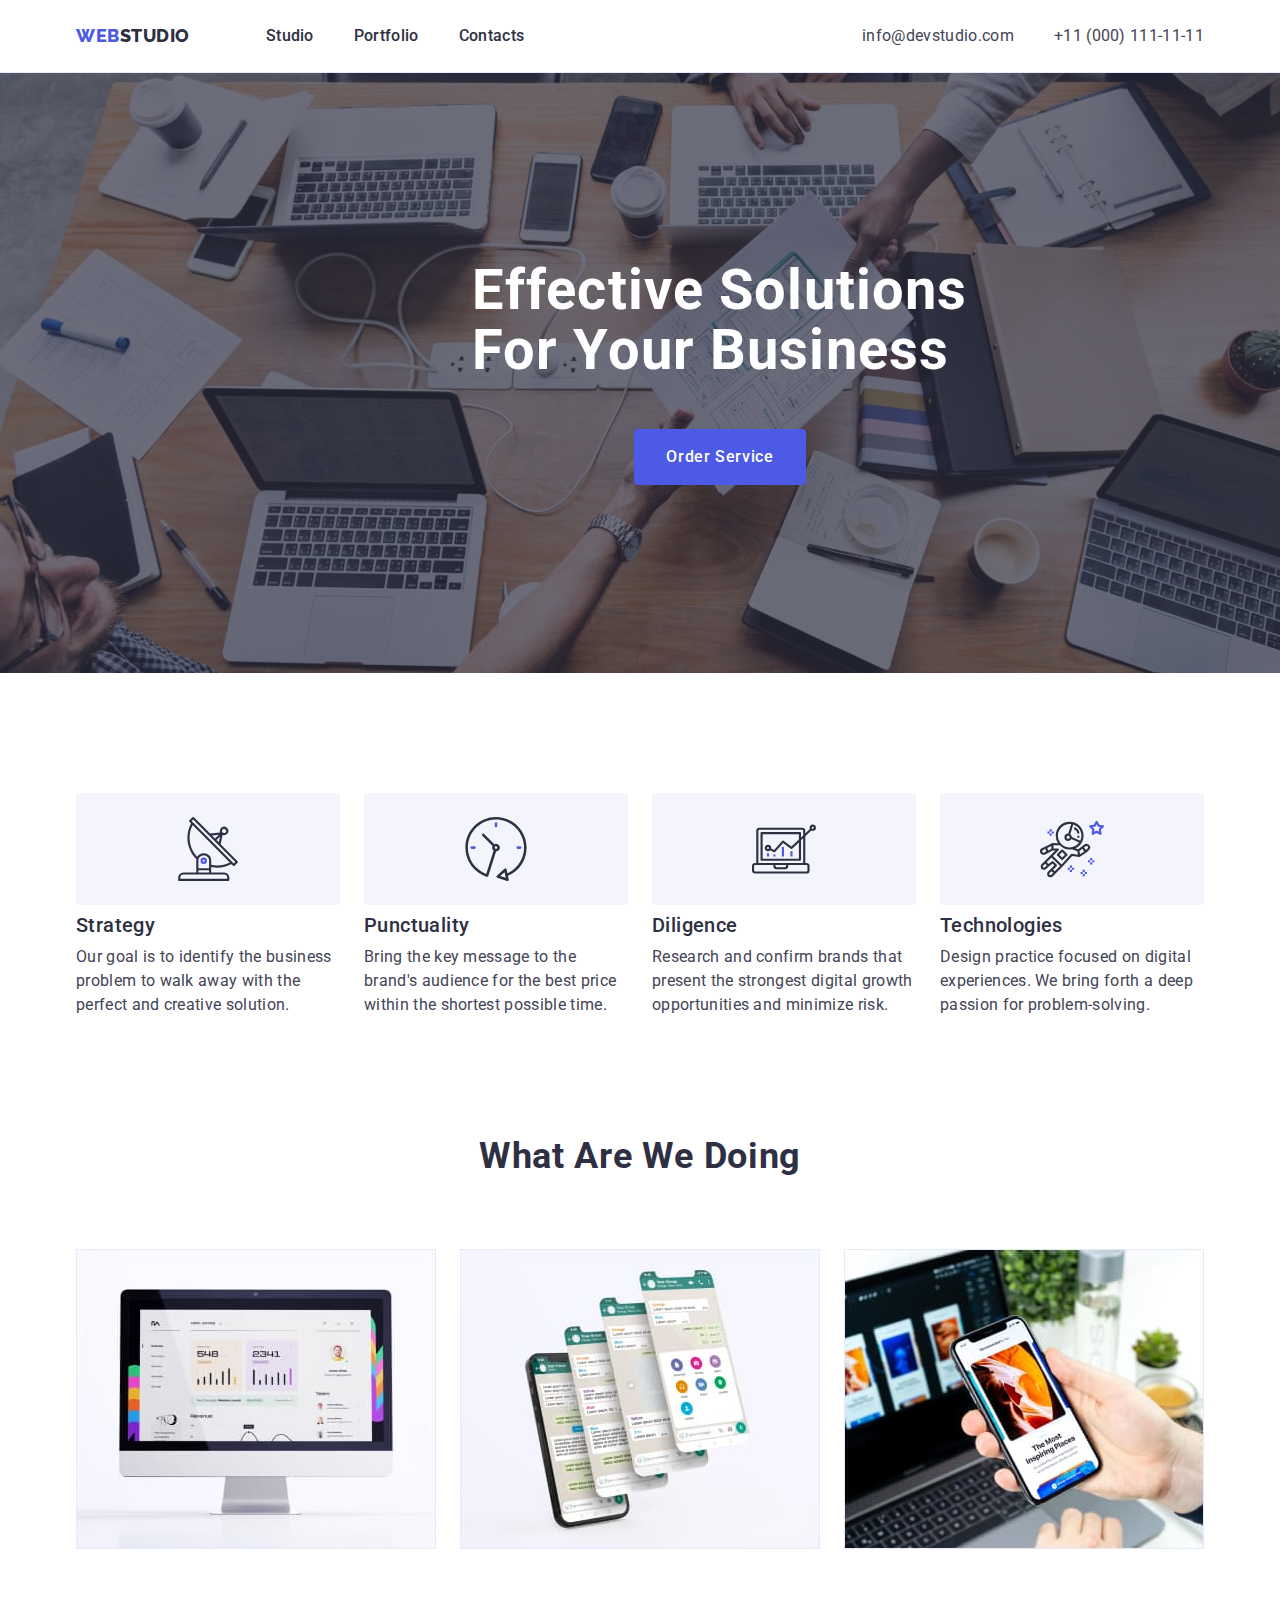
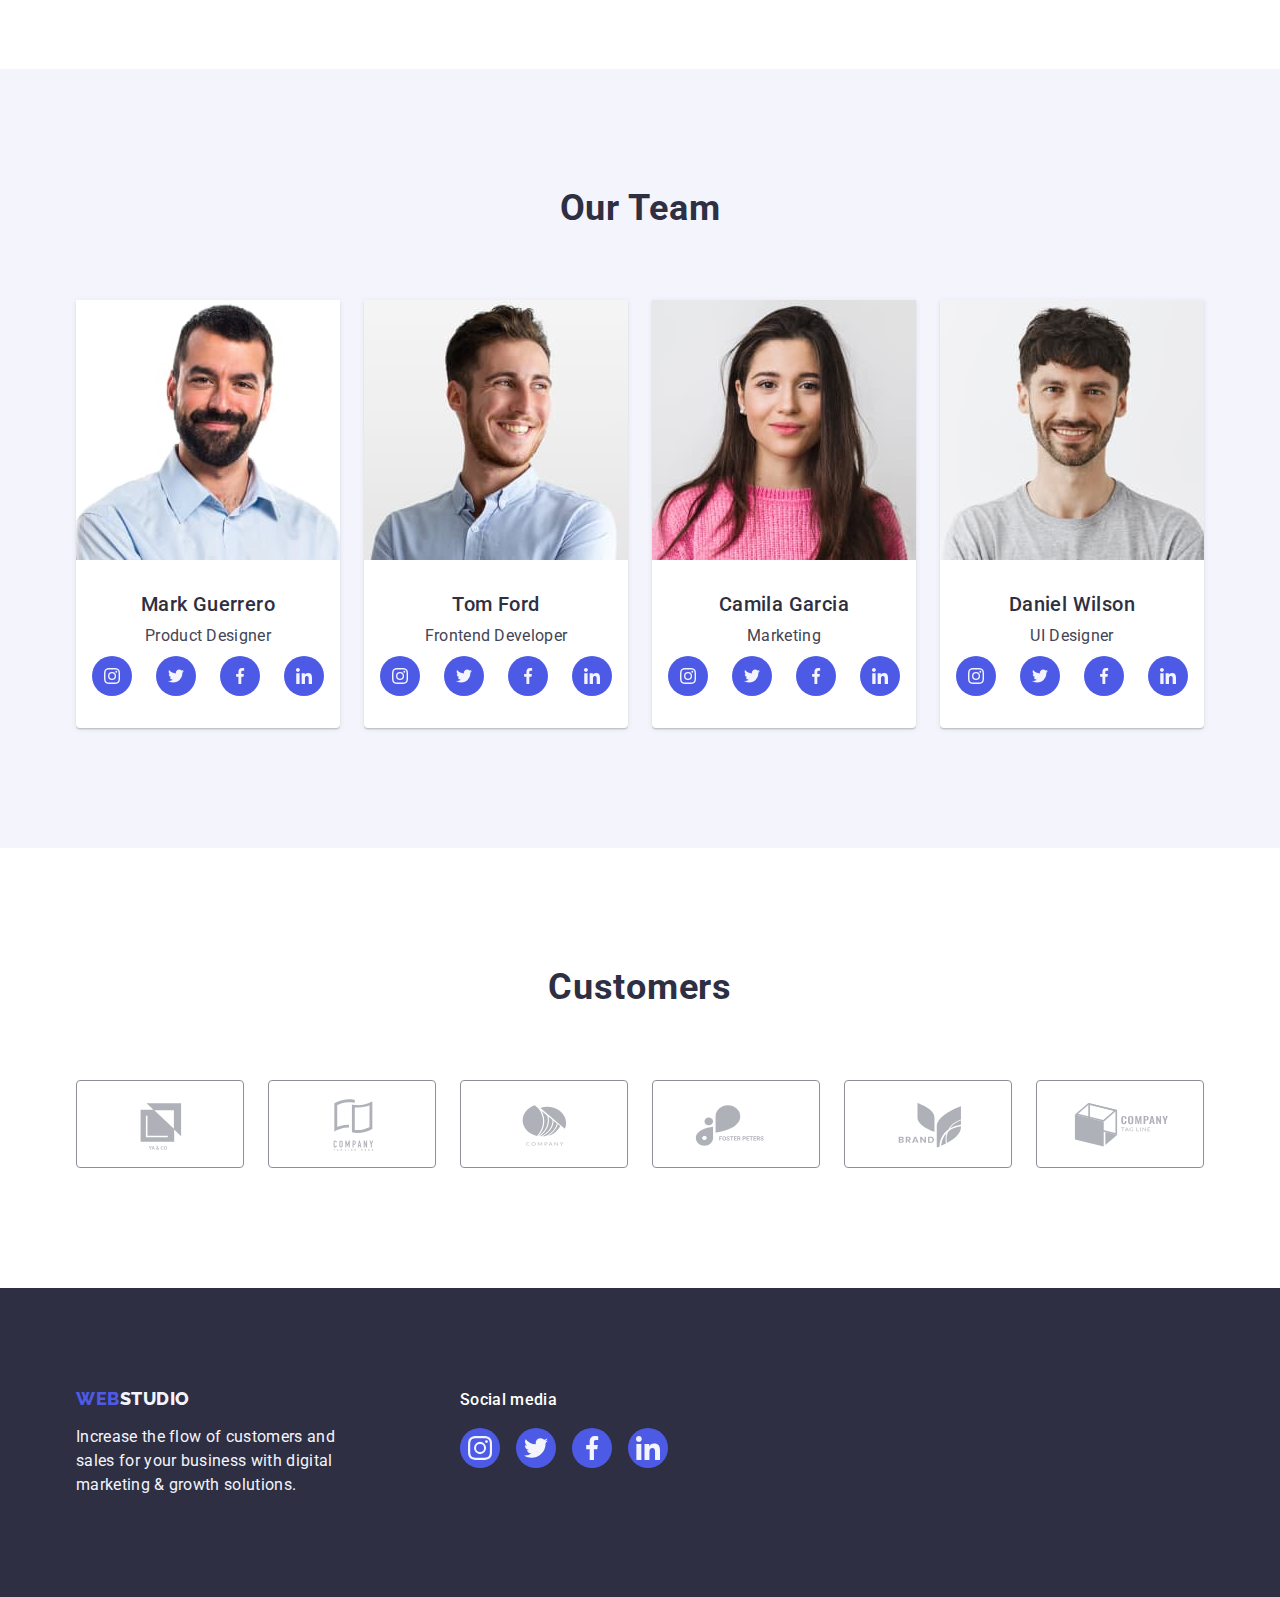
<file: index.html>
<!DOCTYPE html>
<html lang="en">
  <head>
    <meta charset="UTF-8" />
    <meta http-equiv="X-UA-Compatible" content="IE=edge" />
    <meta name="viewport" content="width=device-width, initial-scale=1.0" />
    <title>Document</title>
    <link rel="preconnect" href="https://fonts.googleapis.com" />
    <link rel="preconnect" href="https://fonts.gstatic.com" crossorigin />
    <link
      href="https://fonts.googleapis.com/css2?family=Raleway:wght@800&family=Roboto:wght@400;500;700&display=swap"
      rel="stylesheet"
    />
    <link
      href="https://cdn.jsdelivr.net/npm/modern-normalize@1.1.0/modern-normalize.min.css"
      rel="stylesheet"
    />
    <link rel="stylesheet" href="./css/styles.css" />
  </head>

  <body class="page">
    <!-- Header  -->
    <header class="header">
      <div class="container main-info">
        <nav class="site-nav main-info">
          <a href="./index.html" class="logo link"
            >Web<span class="logo-studio">Studio</span></a
          >
          <ul class="nav-list list">
            <li class="item"><a href="./index.html" class="link">Studio</a></li>
            <li class="item">
              <a href="./portfolio.html" class="link">Portfolio</a>
            </li>
            <li class="item"><a href="" class="link">Contacts</a></li>
          </ul>
        </nav>

        <address class="address">
          <ul class="contacts list">
            <li class="item">
              <a href="mailto:info@devstudio.com" class="address-item link"
                >info@devstudio.com</a
              >
            </li>
            <li class="item">
              <a href="tel:+110001111111" class="address-item link"
                >+11 (000) 111-11-11</a
              >
            </li>
          </ul>
        </address>
      </div>
    </header>

    <main>
      <!-- First Section/Hero -->
      <section class="hero overlay">
        <div class="container">
          <h1 class="hero-title">Effective Solutions for Your Business</h1>
          <button type="button" class="button">Order Service</button>
        </div>
      </section>

      <!-- Second Section/Features Section-->
      <section class="features">
        <div class="features-container container">
          <h2 class="features-title" hidden>Features</h2>
          <ul class="features-list list">
            <li class="item">
              <div class="overlay-icon">
                <svg class="features-icon" width="64" height="64">
                  <use href="./images/icon.svg#antenna"></use>
                </svg>
              </div>
              <h3 class="features-subtitle">Strategy</h3>
              <p class="features-text">
                Our goal is to identify the business problem to walk away with
                the perfect and creative solution.
              </p>
            </li>

            <li class="item">
              <div class="overlay-icon">
                <svg class="features-icon" width="64" height="64">
                  <use href="./images/icon.svg#clock"></use>
                </svg>
              </div>
              <h3 class="features-subtitle">Punctuality</h3>
              <p class="features-text">
                Bring the key message to the brand's audience for the best price
                within the shortest possible time.
              </p>
            </li>

            <li class="item">
              <div class="overlay-icon">
                <svg class="features-icon" width="64" height="64">
                  <use href="./images/icon.svg#diagram"></use>
                </svg>
              </div>
              <h3 class="features-subtitle">Diligence</h3>
              <p class="features-text">
                Research and confirm brands that present the strongest digital
                growth opportunities and minimize risk.
              </p>
            </li>

            <li class="item">
              <div class="overlay-icon">
                <svg class="features-icon" width="64" height="64">
                  <use href="./images/icon.svg#astronaut"></use>
                </svg>
              </div>
              <h3 class="features-subtitle">Technologies</h3>
              <p class="features-text">
                Design practice focused on digital experiences. We bring forth a
                deep passion for problem-solving.
              </p>
            </li>
          </ul>
        </div>
      </section>

      <!-- Third Section/ What are we doing Section -->
      <section class="pictures">
        <div class="container">
          <h2 class="section-title">What are we doing</h2>
          <ul class="img-list list">
            <li class="item">
              <img
                src="./images/Rectangle1.jpg"
                width="360"
                height="300"
                alt="Computer monitor"
              />
            </li>
            <li class="item">
              <img
                src="./images/Rectangle2.jpg"
                width="360"
                height="300"
                alt="Mobile displays"
              />
            </li>
            <li class="item">
              <img
                src="./images/Rectangle3.jpg"
                width="360"
                height="300"
                alt="A phone in the hand"
              />
            </li>
          </ul>
        </div>
      </section>

      <!-- 4th Section/ Members Section -->
      <section class="members">
        <div class="container">
          <h2 class="section-title">Our Team</h2>
          <ul class="team list">
            <li class="item team-member">
              <img
                src="./images/img.jpg"
                width="264"
                height="260"
                alt="Employee 1"
              />
              <div class="info">
                <h3 class="name">Mark Guerrero</h3>
                <p class="position">Product Designer</p>
                <ul class="socials list">
                  <li class="socials-item">
                    <a href="" class="socials-link">
                      <svg class="socials-icon" width="16" height="16">
                        <use href="./images/icon.svg#instagram"></use>
                      </svg>
                    </a>
                  </li>
                  <li class="socials-item">
                    <a href="" class="socials-link">
                      <svg class="socials-icon" width="16" height="16">
                        <use href="./images/icon.svg#twitter"></use>
                      </svg>
                    </a>
                  </li>
                  <li class="socials-item">
                    <a href="" class="socials-link">
                      <svg class="socials-icon" width="16" height="16">
                        <use href="./images/icon.svg#facebook"></use>
                      </svg>
                    </a>
                  </li>
                  <li class="socials-item">
                    <a href="" class="socials-link">
                      <svg class="socials-icon" width="16" height="16">
                        <use href="./images/icon.svg#linkedin"></use>
                      </svg>
                    </a>
                  </li>
                </ul>
              </div>
            </li>
            <li class="item team-member">
              <img
                src="./images/img1.jpg"
                width="264"
                height="260"
                alt="Employee 2"
              />
              <div class="info">
                <h3 class="name">Tom Ford</h3>
                <p class="position">Frontend Developer</p>
                <ul class="socials list">
                  <li class="socials-item">
                    <a href="" class="socials-link">
                      <svg class="socials-icon" width="16" height="16">
                        <use href="./images/icon.svg#instagram"></use>
                      </svg>
                    </a>
                  </li>
                  <li class="socials-item">
                    <a href="" class="socials-link">
                      <svg class="socials-icon" width="16" height="16">
                        <use href="./images/icon.svg#twitter"></use>
                      </svg>
                    </a>
                  </li>
                  <li class="socials-item">
                    <a href="" class="socials-link">
                      <svg class="socials-icon" width="16" height="16">
                        <use href="./images/icon.svg#facebook"></use>
                      </svg>
                    </a>
                  </li>
                  <li class="socials-item">
                    <a href="" class="socials-link">
                      <svg class="socials-icon" width="16" height="16">
                        <use href="./images/icon.svg#linkedin"></use>
                      </svg>
                    </a>
                  </li>
                </ul>
              </div>
            </li>
            <li class="item team-member">
              <img
                src="./images/img2.jpg"
                width="264"
                height="260"
                alt="Employee 3"
              />
              <div class="info">
                <h3 class="name">Camila Garcia</h3>
                <p class="position">Marketing</p>
                <ul class="socials list">
                  <li class="socials-item">
                    <a href="" class="socials-link">
                      <svg class="socials-icon" width="16" height="16">
                        <use href="./images/icon.svg#instagram"></use>
                      </svg>
                    </a>
                  </li>
                  <li class="socials-item">
                    <a href="" class="socials-link">
                      <svg class="socials-icon" width="16" height="16">
                        <use href="./images/icon.svg#twitter"></use>
                      </svg>
                    </a>
                  </li>
                  <li class="socials-item">
                    <a href="" class="socials-link">
                      <svg class="socials-icon" width="16" height="16">
                        <use href="./images/icon.svg#facebook"></use>
                      </svg>
                    </a>
                  </li>
                  <li class="socials-item">
                    <a href="" class="socials-link">
                      <svg class="socials-icon" width="16" height="16">
                        <use href="./images/icon.svg#linkedin"></use>
                      </svg>
                    </a>
                  </li>
                </ul>
              </div>
            </li>
            <li class="item team-member">
              <img
                src="./images/img3.jpg"
                width="264"
                height="260"
                alt="Employee 4"
              />
              <div class="info">
                <h3 class="name">Daniel Wilson</h3>
                <p class="position">UI Designer</p>
                <ul class="socials list">
                  <li class="socials-item">
                    <a href="" class="socials-link">
                      <svg class="socials-icon" width="16" height="16">
                        <use href="./images/icon.svg#instagram"></use>
                      </svg>
                    </a>
                  </li>
                  <li class="socials-item">
                    <a href="" class="socials-link">
                      <svg class="socials-icon" width="16" height="16">
                        <use href="./images/icon.svg#twitter"></use>
                      </svg>
                    </a>
                  </li>
                  <li class="socials-item">
                    <a href="" class="socials-link">
                      <svg class="socials-icon" width="16" height="16">
                        <use href="./images/icon.svg#facebook"></use>
                      </svg>
                    </a>
                  </li>
                  <li class="socials-item">
                    <a href="" class="socials-link">
                      <svg class="socials-icon" width="16" height="16">
                        <use href="./images/icon.svg#linkedin"></use>
                      </svg>
                    </a>
                  </li>
                </ul>
              </div>
            </li>
          </ul>
        </div>
      </section>

      <!-- 5th Section/ Clients Section-->
      <section class="clients">
        <div class="container">
          <h2 class="section-title">Customers</h2>
          <ul class="companies list">
            <li class="companies-list">
              <a href="" class="companies-link">
                <svg class="companies-item" width="104" height="56">
                  <use href="./images/icon.svg#company-1"></use>
                </svg>
              </a>
            </li>
            <li class="companies-list">
              <a href="" class="companies-link">
                <svg class="companies-item" width="104" height="56">
                  <use href="./images/icon.svg#company-2"></use>
                </svg>
              </a>
            </li>
            <li class="companies-list">
              <a href="" class="companies-link">
                <svg class="companies-item" width="104" height="56">
                  <use href="./images/icon.svg#company-3"></use>
                </svg>
              </a>
            </li>
            <li class="companies-list">
              <a href="" class="companies-link">
                <svg class="companies-item" width="104" height="56">
                  <use href="./images/icon.svg#company-4"></use>
                </svg>
              </a>
            </li>
            <li class="companies-list">
              <a href="" class="companies-link">
                <svg class="companies-item" width="104" height="56">
                  <use href="./images/icon.svg#company-5"></use>
                </svg>
              </a>
            </li>
            <li class="companies-list">
              <a href="" class="companies-link">
                <svg class="companies-item" width="104" height="56">
                  <use href="./images/icon.svg#company-6"></use>
                </svg>
              </a>
            </li>
          </ul>
        </div>
      </section>
    </main>

    <!-- Footer -->
    <footer class="footer">
      <div class="container footer-info">
        <div class="company-info">
          <a href="./index.html" class="footer-logo link"
            >Web<span class="footer-studio">Studio</span></a
          >
          <p class="footer-text">
            Increase the flow of customers and sales for your business with
            digital marketing & growth solutions.
          </p>
        </div>
        <div class="social-media">
          <p class="social-media-title">Social media</p>
          <ul class="social-media-list list">
            <li class="social-media-item">
              <a href="" class="social-media-link">
                <svg class="social-media-icon" width="24" height="24">
                  <use href="./images/icon.svg#instagram"></use>
                </svg>
              </a>
            </li>
            <li class="social-media-item">
              <a href="" class="social-media-link">
                <svg class="social-media-icon" width="24" height="24">
                  <use href="./images/icon.svg#twitter"></use>
                </svg>
              </a>
            </li>
            <li class="social-media-item">
              <a href="" class="social-media-link">
                <svg class="social-media-icon" width="24" height="24">
                  <use href="./images/icon.svg#facebook"></use>
                </svg>
              </a>
            </li>
            <li class="social-media-item">
              <a href="" class="social-media-link">
                <svg class="social-media-icon" width="24" height="24">
                  <use href="./images/icon.svg#linkedin"></use>
                </svg>
              </a>
            </li>
          </ul>
        </div>
      </div>
    </footer>
  </body>
</html>
</file>
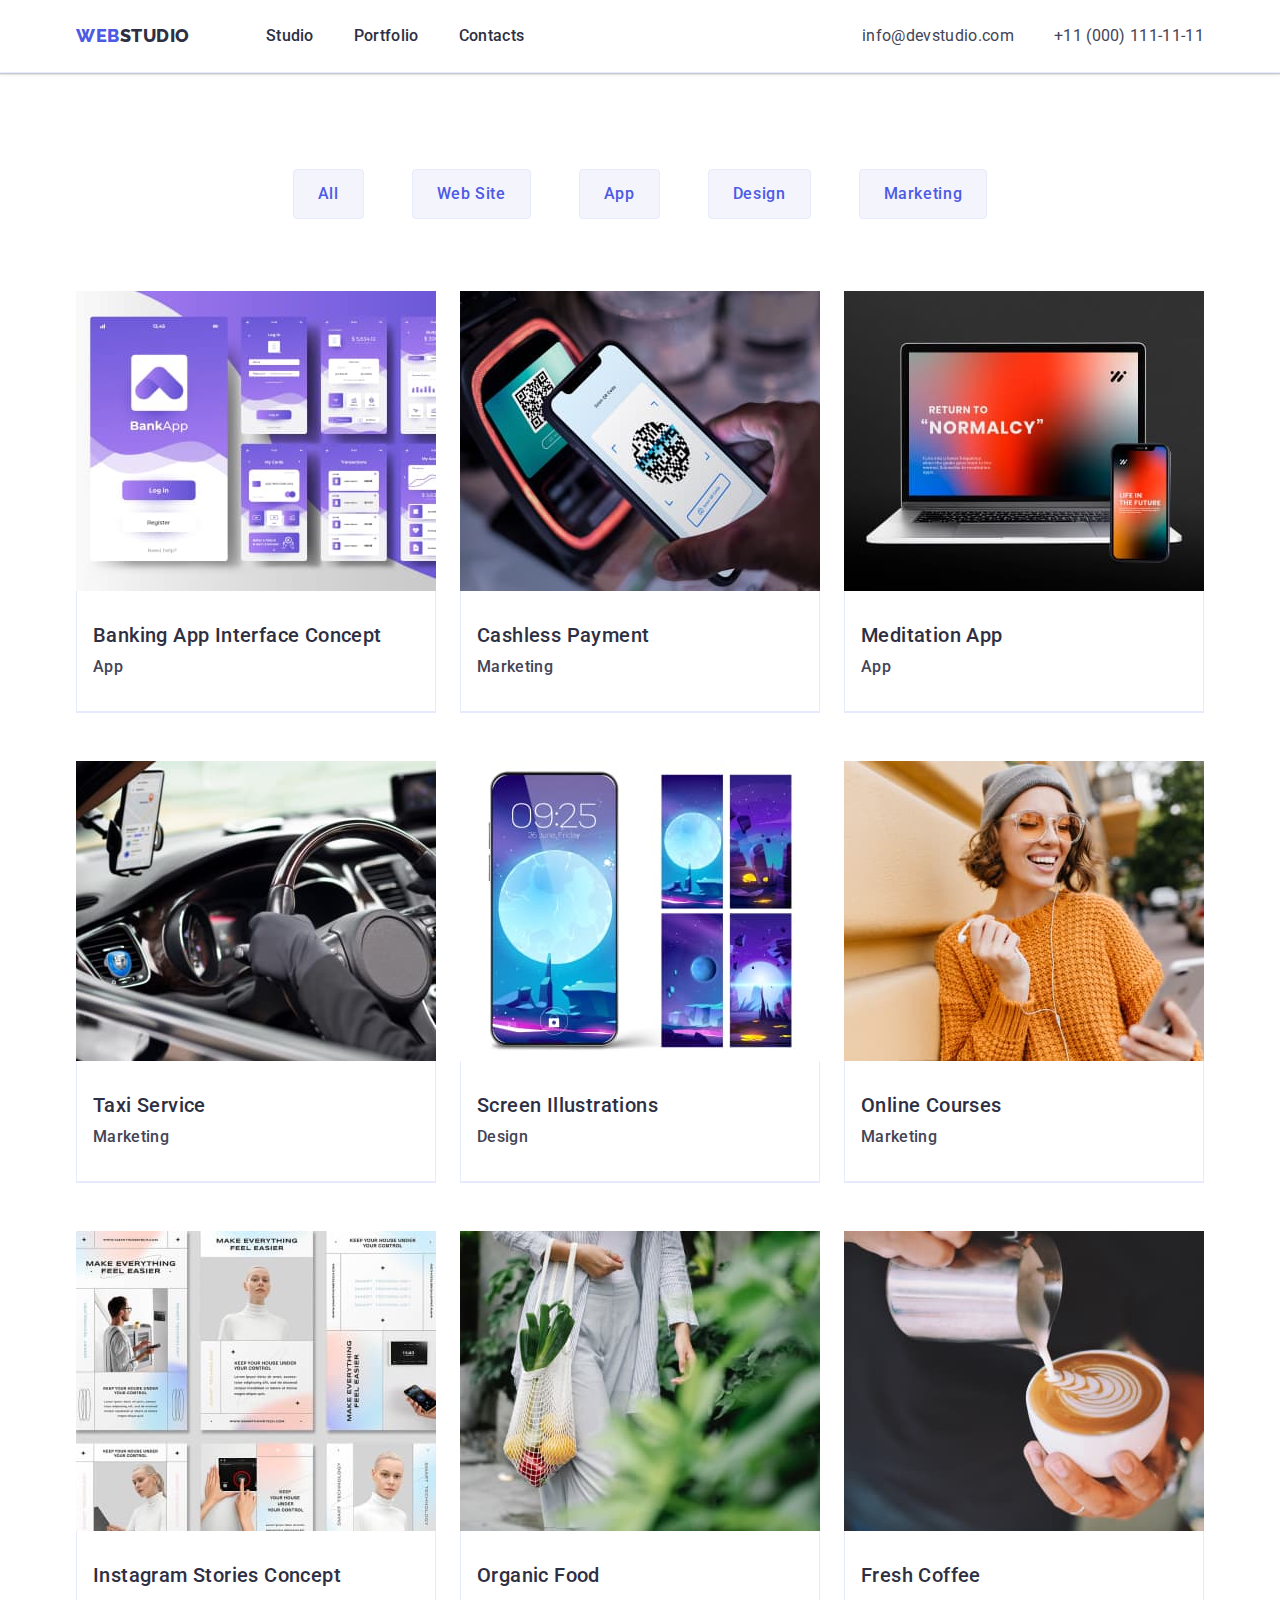
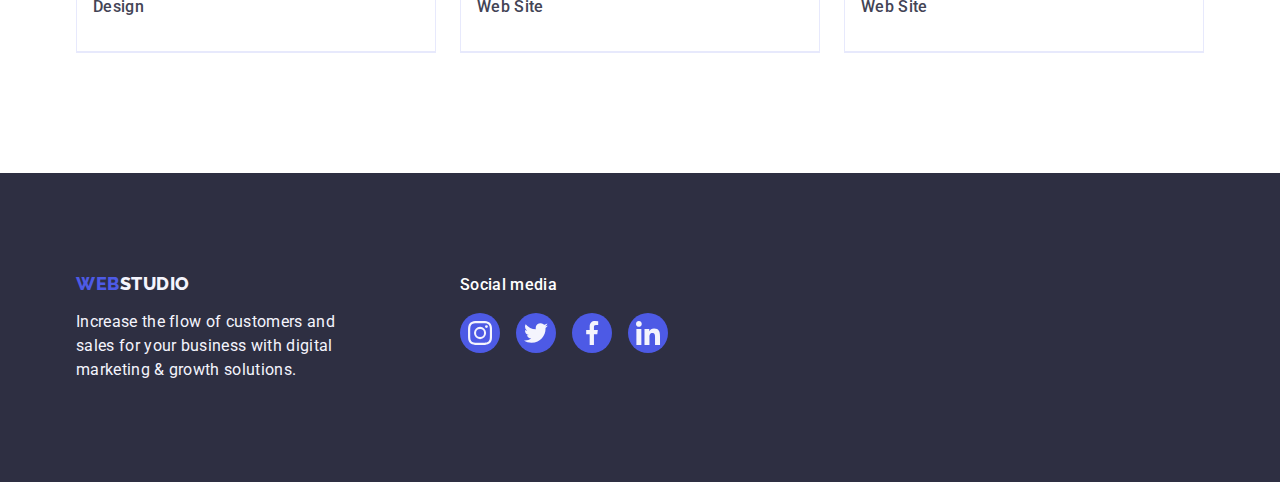
<file: portfolio.html>
<!DOCTYPE html>
<html lang="en">
  <head>
    <meta charset="UTF-8" />
    <meta http-equiv="X-UA-Compatible" content="IE=edge" />
    <meta name="viewport" content="width=device-width, initial-scale=1.0" />
    <title>Document</title>
    <link rel="preconnect" href="https://fonts.googleapis.com" />
    <link rel="preconnect" href="https://fonts.gstatic.com" crossorigin />
    <link
      href="https://fonts.googleapis.com/css2?family=Raleway:wght@800&family=Roboto:wght@400;500;700&display=swap"
      rel="stylesheet"
    />
    <link
      href="https://cdn.jsdelivr.net/npm/modern-normalize@1.1.0/modern-normalize.min.css"
      rel="stylesheet"
    />
    <link rel="stylesheet" href="./css/styles.css" />
  </head>
  <body class="page">
    <!-- Header  -->
    <header class="header">
      <div class="container main-info">
        <nav class="site-nav main-info">
          <a href="./index.html" class="logo link"
            >Web<span class="logo-studio">Studio</span></a
          >
          <ul class="nav-list list">
            <li class="item"><a href="./index.html" class="link">Studio</a></li>
            <li class="item">
              <a href="./portfolio.html" class="link">Portfolio</a>
            </li>
            <li class="item"><a href="" class="link">Contacts</a></li>
          </ul>
        </nav>

        <address class="address">
          <ul class="contacts list">
            <li class="item">
              <a href="mailto:info@devstudio.com" class="address-item link"
                >info@devstudio.com</a
              >
            </li>
            <li class="item">
              <a href="tel:+110001111111" class="address-item link"
                >+11 (000) 111-11-11</a
              >
            </li>
          </ul>
        </address>
      </div>
    </header>

    <main>
      <!-- List of Products Section  -->
      <section class="section">
        <div class="container">
          <h1 hidden>Our Projects</h1>
          <ul class="buttons list">
            <li class="item"><button type="button" class="btn">All</button></li>
            <li class="item">
              <button type="button" class="btn">Web Site</button>
            </li>
            <li class="item"><button type="button" class="btn">App</button></li>
            <li class="item">
              <button type="button" class="btn">Design</button>
            </li>
            <li class="item">
              <button type="button" class="btn">Marketing</button>
            </li>
          </ul>

          <ul class="work-list list">
            <li class="item card">
              <a href="" class="work-list-link link">
                <img
                  src="./images/Portfolio/img-1.jpg"
                  alt="Banking app interface"
                  width="360"
                  height="300"
                />
                <div class="apps">
                  <h2 class="service">Banking App Interface Concept</h2>
                  <p class="field">App</p>
                </div>
              </a>
            </li>
            <li class="item card">
              <a href="" class="work-list-link link">
                <img
                  src="./images/Portfolio/img-2.jpg"
                  alt="A process of cashless payment"
                  width="360"
                  height="300"
                />
                <div class="apps">
                  <h2 class="service">Cashless Payment</h2>
                  <p class="field">Marketing</p>
                </div>
              </a>
            </li>
            <li class="item card">
              <a href="" class="work-list-link link">
                <img
                  src="./images/Portfolio/img-3.jpg"
                  alt="Meditation app interface"
                  width="360"
                  height="300"
                />
                <div class="apps">
                  <h2 class="service">Meditation App</h2>
                  <p class="field">App</p>
                </div>
              </a>
            </li>
            <li class="item card">
              <a href="" class="work-list-link link">
                <img
                  src="./images/Portfolio/img-4.jpg"
                  alt="Taxi"
                  width="360"
                  height="300"
                />
                <div class="apps">
                  <h2 class="service">Taxi Service</h2>
                  <p class="field">Marketing</p>
                </div>
              </a>
            </li>
            <li class="item card">
              <a href="" class="work-list-link link">
                <img
                  src="./images/Portfolio/img-5.jpg"
                  alt="Screen illustrations"
                  width="360"
                  height="300"
                />
                <div class="apps">
                  <h2 class="service">Screen Illustrations</h2>
                  <p class="field">Design</p>
                </div>
              </a>
            </li>
            <li class="item card">
              <a href="" class="work-list-link link">
                <img
                  src="./images/Portfolio/img-6.jpg"
                  alt="A girl with a phone"
                  width="360"
                  height="300"
                />
                <div class="apps">
                  <h2 class="service">Online Courses</h2>
                  <p class="field">Marketing</p>
                </div>
              </a>
            </li>
            <li class="item card">
              <a href="" class="work-list-link link">
                <img
                  src="./images/Portfolio/img-7.jpg"
                  alt="Instagram stories"
                  width="360"
                  height="300"
                />
                <div class="apps">
                  <h2 class="service">Instagram Stories Concept</h2>
                  <p class="field">Design</p>
                </div>
              </a>
            </li>
            <li class="item card">
              <a href="" class="work-list-link link">
                <img
                  src="./images/Portfolio/img-8.jpg"
                  alt="A woman carrying a shopping bag"
                  width="360"
                  height="300"
                />
                <div class="apps">
                  <h2 class="service">Organic Food</h2>
                  <p class="field">Web Site</p>
                </div>
              </a>
            </li>
            <li class="item card">
              <a href="" class="work-list-link link">
                <img
                  src="./images/Portfolio/img-9.jpg"
                  alt="Coffee"
                  width="360"
                  height="300"
                />
                <div class="apps">
                  <h2 class="service">Fresh Coffee</h2>
                  <p class="field">Web Site</p>
                </div>
              </a>
            </li>
          </ul>
        </div>
      </section>
    </main>

    <!-- Footer  -->
    <footer class="footer">
      <div class="container footer-info">
        <div class="company-info">
          <a href="./index.html" class="footer-logo link"
            >Web<span class="footer-studio">Studio</span></a
          >
          <p class="footer-text">
            Increase the flow of customers and sales for your business with
            digital marketing & growth solutions.
          </p>
        </div>
        <div class="social-media">
          <p class="social-media-title">Social media</p>
          <ul class="social-media-list list">
            <li class="social-media-item">
              <a href="" class="social-media-link">
                <svg class="social-media-icon" width="24" height="24">
                  <use href="./images/icon.svg#instagram"></use>
                </svg>
              </a>
            </li>
            <li class="social-media-item">
              <a href="" class="social-media-link">
                <svg class="social-media-icon" width="24" height="24">
                  <use href="./images/icon.svg#twitter"></use>
                </svg>
              </a>
            </li>
            <li class="social-media-item">
              <a href="" class="social-media-link">
                <svg class="social-media-icon" width="24" height="24">
                  <use href="./images/icon.svg#facebook"></use>
                </svg>
              </a>
            </li>
            <li class="social-media-item">
              <a href="" class="social-media-link">
                <svg class="social-media-icon" width="24" height="24">
                  <use href="./images/icon.svg#linkedin"></use>
                </svg>
              </a>
            </li>
          </ul>
        </div>
      </div>
    </footer>
  </body>
</html>
</file>
<file: css/styles.css>
:root {
  --dark-color: #2e2f42;
  --text-color: #434455;
  --primary-brand-color: #4d5ae5;
  --white-background-color: #ffffff;
  --light-color: #f4f4fd;
  --pressed-state-color: #404bbf;
  --accent-color: #e7e9fc;
  --subtle-text-color: #8e8f99;
  --light-grey-color: #afb1b8;
}

/* Reset*/
.page {
  background-color: var(--white-background-color);
  color: var(--text-color);
  font-family: Roboto, sans-serif;
}

.list {
  padding: 0;
  margin: 0;
  list-style: none;
}

img {
  display: block;
  max-width: 100%;
  height: auto;
}

h1,
h2,
h3,
h4,
h5,
h6,
p {
  margin-top: 0;
  margin-bottom: 0;
}

.link {
  color: var(--dark-color);
  font-weight: 500;
  font-size: 16px;
  line-height: 1.5;
  letter-spacing: 0.02em;
  text-decoration: none;
}

/* Header */
.header {
  border-bottom: 1px solid var(--accent-color);
  box-shadow: 0px 2px 1px rgba(46, 47, 66, 0.08),
    0px 1px 1px rgba(46, 47, 66, 0.16), 0px 1px 6px rgba(46, 47, 66, 0.08);
}

.logo-studio {
  color: var(--dark-color);
}

.main-info {
  display: flex;
  align-items: center;
}

.logo {
  margin-right: 76px;

  color: var(--primary-brand-color);

  font-family: Raleway, sans-serif;
  font-weight: 800;
  font-size: 18px;
  line-height: 1.17;
  letter-spacing: 0.03em;
  text-transform: uppercase;
  text-decoration: none;
}

.link:hover,
.link:focus,
.mail:active,
.tell:active {
  color: var(--pressed-state-color);
}

.nav-list,
.address {
  display: flex;
}

.nav-list {
  gap: 40px;
}

.nav-list .link {
  display: block;
  padding-top: 24px;
  padding-bottom: 24px;
}

.contacts {
  display: flex;
}

.contacts {
  gap: 40px;
}

.address {
  margin-left: auto;

  font-style: normal;
}
.address-item {
  color: var(--text-color);

  font-weight: 400;
  font-size: 16px;
  line-height: 1.5;
  letter-spacing: 0.02em;
  text-decoration: none;
}

/* 1st Section/Hero Section*/
.overlay {
  max-width: 1440px;
  height: 600px;
  margin-left: auto;
  margin-right: auto;

  background-image: linear-gradient(
      rgba(46, 47, 66, 0.7),
      rgba(46, 47, 66, 0.7)
    ),
    url(../images/office.jpg);
  background-repeat: no-repeat;
  background-position: center;
  background-size: cover;
}

.container {
  margin-left: auto;
  margin-right: auto;
  width: 1158px;
  padding-left: 15px;
  padding-right: 15px;
}

.hero {
  width: 1440px;
  padding-top: 188px;
  padding-bottom: 188px;

  background-color: var(--dark-color);
}

.hero-title {
  max-width: 496px;
  margin: 0 auto;
  margin-top: 0;
  margin-bottom: 48px;

  color: var(--white-background-color);

  font-weight: 700;
  font-size: 56px;
  line-height: 1.07;
  letter-spacing: 0.02em;
  text-transform: capitalize;
}

.button {
  display: block;
  margin: 0 auto;
  padding: 16px 32px;
  min-width: 169px;
  min-height: 56px;

  border-radius: 4px;
  border: none;

  color: var(--white-background-color);
  background-color: var(--primary-brand-color);

  font-family: "Roboto", sans-serif;
  font-weight: 500;
  font-size: 16px;
  line-height: 1.5;
  letter-spacing: 0.04em;

  cursor: pointer;
}

.button:hover,
.button:focus {
  background-color: var(--pressed-state-color);
}

/* 2nd Section/Features Section*/
.features-list {
  display: flex;
  gap: 24px;
}

.features-list .item {
  width: calc((100% - 72px) / 4);
}

.overlay-icon {
  display: flex;
  align-items: center;
  justify-content: center;
  margin-bottom: 8px;
  height: 112px;

  background: var(--light-color);

  border-radius: 4px;
}
.features {
  padding-top: 120px;
  padding-bottom: 120px;
}

.features-title {
  color: var(--dark-color);
}

.features-subtitle,
.service {
  margin-top: 0;
  margin-bottom: 8px;

  color: var(--dark-color);

  font-weight: 500;
  font-size: 20px;
  line-height: 1.2;
  letter-spacing: 0.02em;
}

.features-text,
.position {
  margin-top: 0;
  margin-bottom: 0;

  color: var(--text-color);

  font-size: 16px;
  line-height: 1.5;
  letter-spacing: 0.02em;
}

/* 3rd Section/What are we doing Section*/

.pictures {
  padding-bottom: 120px;
}

.section-title {
  margin-bottom: 72px;

  color: var(--dark-color);

  font-weight: 700;
  font-size: 36px;
  line-height: 1.1;
  text-align: center;
  letter-spacing: 0.02em;
  text-transform: capitalize;
}

.img-list {
  display: flex;
  gap: 24px;
}

.img-list .item {
  width: calc((100% - 48px) / 3);
}

.team {
  display: flex;
  gap: 24px;
}

.team .item {
  width: calc((100% - 72px) / 4);
}

/* 4th Section/Members Section*/
.info {
  padding: 32px 0;
}

.members {
  padding-top: 120px;
  padding-bottom: 120px;

  background-color: var(--light-color);
  color: var(--dark-color);
}

.team-member {
  width: 264px;

  box-shadow: 0px 1px 6px rgba(46, 47, 66, 0.08),
    0px 1px 1px rgba(46, 47, 66, 0.16), 0px 2px 1px rgba(46, 47, 66, 0.08);
  border-radius: 0px 0px 4px 4px;

  background-color: #ffffff;
}

.name {
  margin-bottom: 8px;

  color: var(--dark-color);

  font-weight: 500;
  font-size: 20px;
  line-height: 1.2;
  letter-spacing: 0.02em;
  text-align: center;
}

.position {
  margin-bottom: 8px;

  text-align: center;
}

.socials-icon {
  fill: var(--light-color);
}

.socials {
  display: flex;
  justify-content: center;
  gap: 24px;
}

.socials-item {
  width: 40px;
  height: 40px;
}

.socials-link {
  display: flex;
  align-items: center;
  justify-content: center;
  width: 100%;
  height: 100%;

  background: var(--primary-brand-color);

  border-radius: 50%;
}

.socials-link:hover,
.socials-link:focus {
  background-color: #404bbf;
}

/* 5th Section/Clients Section*/
.clients {
  padding-top: 120px;
  padding-bottom: 120px;
}

.companies {
  display: flex;
  gap: 24px;
}

.companies-list {
  width: calc((100% - 120px) / 6);
  display: flex;
  height: 88px;
}

.companies-item {
  width: 105px;
  height: 56px;
  margin: 16px 32px;
}

.companies-link {
  display: flex;
  width: 100%;
  height: 100%;
  justify-content: center;
  align-items: center;

  color: var(--light-grey-color);

  border: 1px solid var(--subtle-text-color);
  border-radius: 4px;
}

.companies-link:hover,
.companies-link:focus {
  border-color: #404bbf;
  color: #404bbf;
}

.companies-item {
  fill: currentColor;
}

/* Footer Section*/
.footer {
  background-color: var(--dark-color);
  padding-top: 100px;
  padding-bottom: 100px;
}

.footer-logo {
  display: inline-block;
  margin-bottom: 16px;

  color: var(--primary-brand-color);

  font-family: "Raleway", sans-serif;
  font-weight: 800;
  font-size: 18px;
  line-height: 1.17;
  letter-spacing: 0.03em;
  text-transform: uppercase;
  text-decoration: none;
}

.footer-studio {
  color: var(--light-color);
}

.footer-text {
  width: 264px;

  color: var(--light-color);

  font-weight: 400;
  font-size: 16px;
  line-height: 1.5;
  letter-spacing: 0.02em;
}

.footer-info {
  display: flex;
  gap: 120px;
  align-items: baseline;
}

.social-media-title {
  margin-bottom: 16px;

  color: var(--white-background-color);

  font-weight: 500;
  font-size: 16px;
  line-height: 1.5;
  letter-spacing: 0.02em;
}

.social-media-icon {
  width: 24px;
  height: 24px;

  fill: var(--light-color);
}

.social-media-list {
  display: flex;
  gap: 16px;
}

.social-media-item {
  width: 40px;
  height: 40px;
}

.social-media-link {
  display: flex;
  align-items: center;
  justify-content: center;
  width: 100%;
  height: 100%;

  background-color: var(--primary-brand-color);

  border-radius: 50%;
}

.social-media-link:hover,
.social-media-link:focus {
  background-color: #31d0aa;
}

.section {
  padding: 96px 0 120px;
}

/* Portfolio Main*/
.buttons {
  display: flex;
  gap: 24px;
  justify-content: center;
  margin-bottom: 72px;
}

.buttons .item {
  margin-right: 24px;
}

.buttons .item:last-child {
  margin-right: 0;
}

.btn {
  padding: 12px 24px;

  background-color: var(--light-color);
  color: var(--primary-brand-color);

  border-radius: 4px;
  border: 1px solid #e7e9fc;

  font-family: "Roboto", sans-serif;
  font-weight: 500;
  font-size: 16px;
  line-height: 1.5;
  letter-spacing: 0.04em;

  cursor: pointer;
}

.btn:hover,
.btn:focus {
  color: #ffffff;
  background-color: #404bbf;

  border: 1px solid transparent;
  box-shadow: 0px 3px 1px rgba(0, 0, 0, 0.1), 0px 2px 1px rgba(0, 0, 0, 0.08),
    0px 2px 2px rgba(0, 0, 0, 0.12);
}

.apps {
  padding: 32px 16px;

  border: 1px solid #e7e9fc;
  border-top: none;
}

.card {
  border-bottom: 1px solid var(--accent-color);
}

.service {
  margin-bottom: 8px;

  font-weight: 500;
  font-size: 20px;
  line-height: 1.2;
  letter-spacing: 0.02em;

  color: var(--dark-color);
}

.field {
  font-size: 16px;
  line-height: 1.5;
  letter-spacing: 0.02em;

  color: var(--text-color);
}

.work-list {
  display: flex;
  flex-wrap: wrap;

  column-gap: 24px;
  row-gap: 48px;
}

.work-list .item {
  width: calc((100% - 48px) / 3);
}

.work-list-link {
  display: block;
}

.work-list-link:hover,
.work-list-link:focus {
  box-shadow: 0px 1px 6px rgba(46, 47, 66, 0.08),
    0px 1px 1px rgba(46, 47, 66, 0.16), 0px 2px 1px rgba(46, 47, 66, 0.08);
}
</file>
